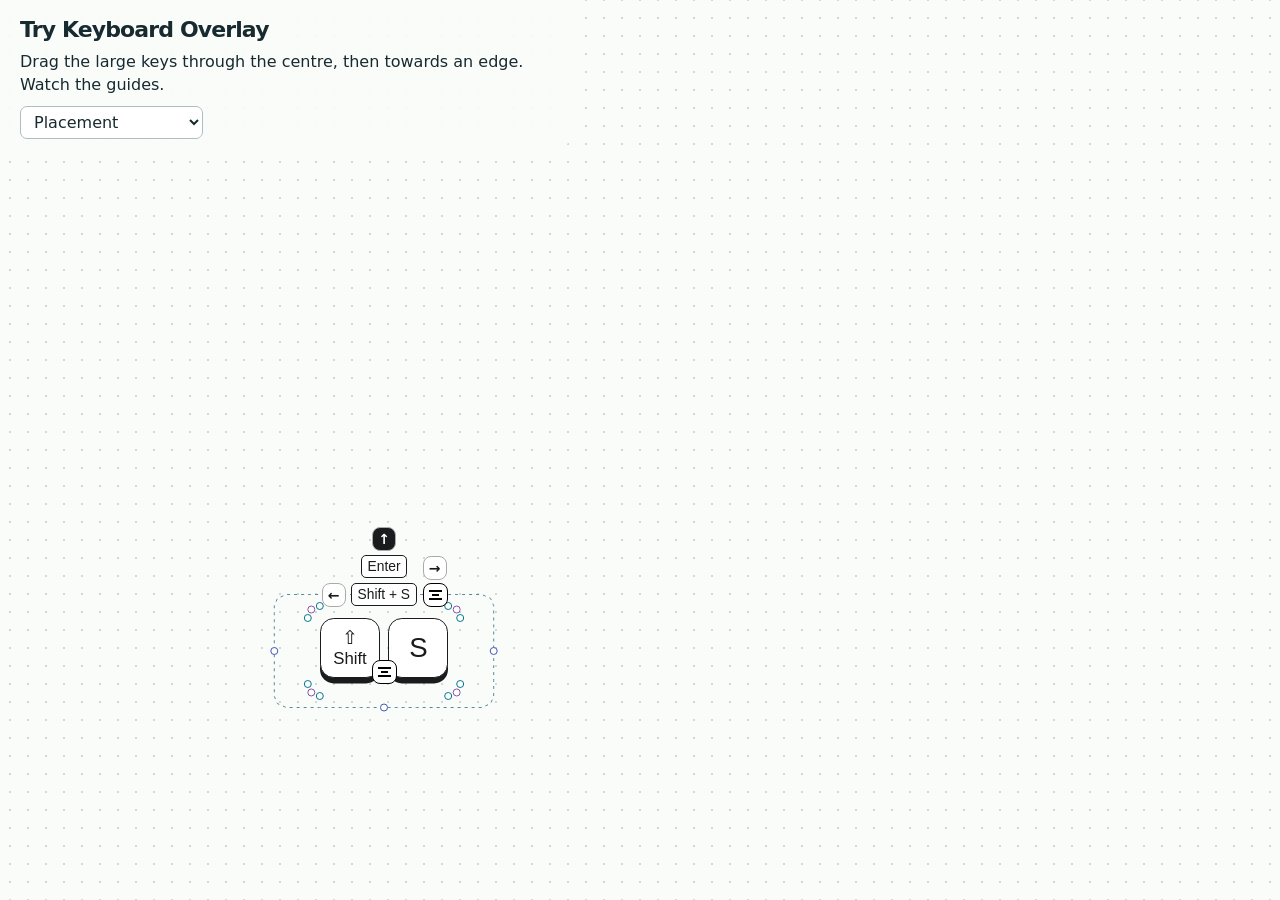
<file: docs/demo/index.html>
<!doctype html>
<html lang="en">
<meta charset="utf-8">
<meta name="viewport" content="width=device-width, initial-scale=1">
<title>Try Keyboard Overlay</title>
<style>
  * { box-sizing: border-box }
  body { margin: 0; min-height: 100vh; background: radial-gradient(circle, #ccd8d9 1px, transparent 1px) center / 18px 18px, #fafcfa; color: #172a30; font: 16px/1.45 system-ui, sans-serif }
  main { position: relative; z-index: 1; width: fit-content; max-width: 100%; padding: 14px 20px; background: #fafcfaed; border-radius: 0 0 16px 0 }
  h1 { margin: 0; font-size: 22px; letter-spacing: -.04em }
  p { margin: 4px 0 10px; max-width: 52ch }
  button, select { font: inherit; border: 1px solid #aebfc2; border-radius: 7px; background: white; padding: 5px 9px; color: inherit; cursor: pointer }
  button:focus-visible, select:focus-visible { outline: 2px solid #16798b }
  [hidden] { display: none }
</style>
<main>
<h1>Try Keyboard Overlay</h1>
<p id="hint"></p>
<select aria-label="Demonstration" id="scene">
  <option value="placement">Placement</option><option value="orbit">History orbit</option>
  <option value="alignment">History alignment</option><option value="growth">Key growth</option><option value="presets">Presets</option>
</select>
<button id="edit">Open settings</button>
<button id="site" hidden>Try on site B</button>
</main>
<script src="../../settings.js"></script>
<script src="sandbox.js"></script>
<script src="../../presets.js"></script>
<script src="../../overlay.js"></script>
<script src="scenes.js"></script>
</html>
</file>
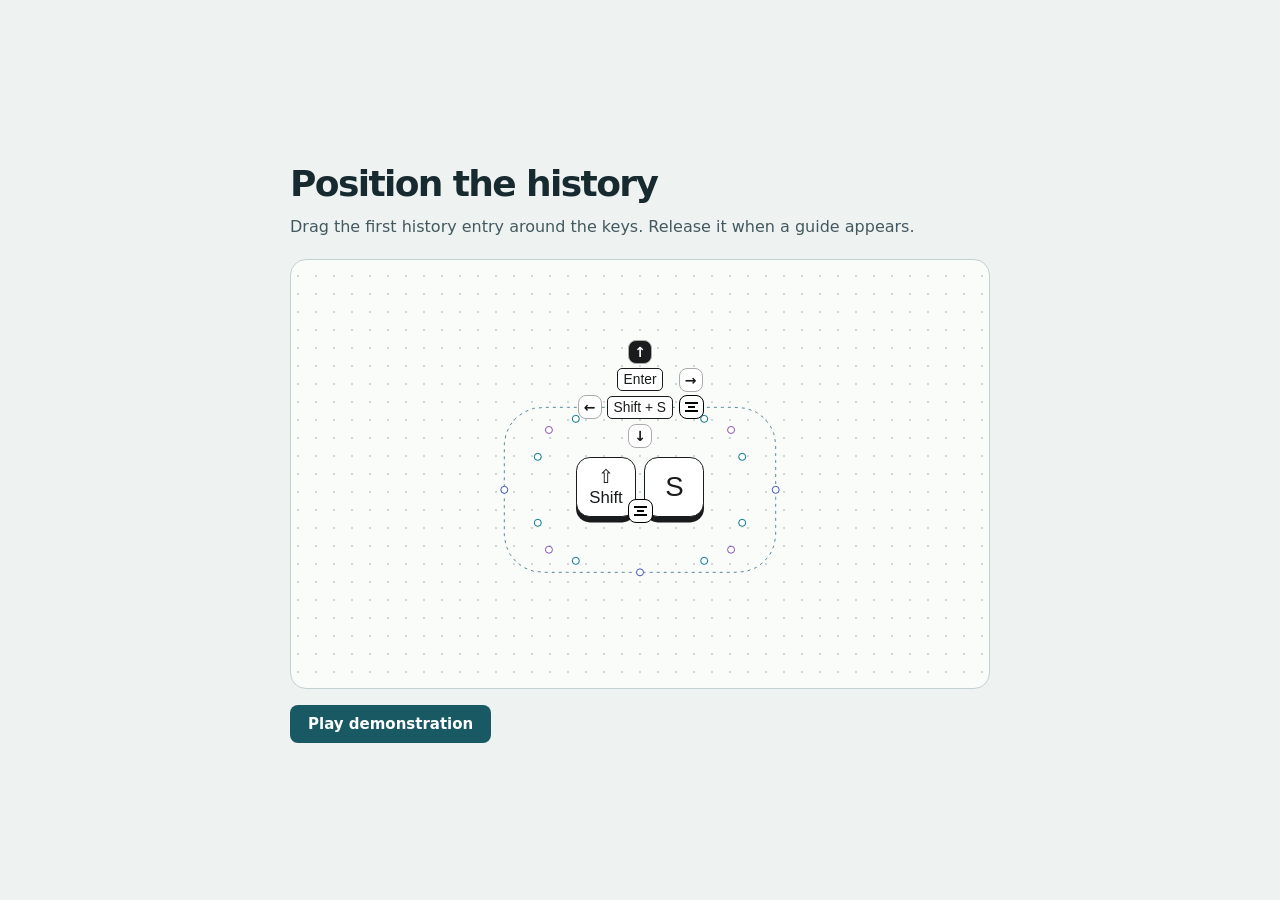
<file: docs/demo/orbit.html>
<!doctype html>
<html lang="en">
<meta charset="utf-8">
<meta name="viewport" content="width=device-width, initial-scale=1">
<title>History orbit · Keyboard Overlay</title>
<style>
  * { box-sizing: border-box }
  body { margin: 0; min-height: 100vh; display: grid; place-items: center; padding: 18px; color: #172a30; background: #eef2f1; font: 16px/1.5 system-ui, sans-serif }
  main { width: min(100%, 700px) }
  h1 { font-size: clamp(24px, 5vw, 36px); letter-spacing: -.045em; margin: 0 }
  p { margin: 4px 0 20px; color: #435960 }
  .stage { position: relative; isolation: isolate; overflow: hidden; height: clamp(330px, 54vh, 430px); border: 1px solid #c2d0d2; border-radius: 16px; background: radial-gradient(circle, #ccd8d9 1px, transparent 1px) 50% 50% / 18px 18px, #fafcfa }
  .cursor { position: absolute; z-index: 2147483647; width: 23px; height: 30px; pointer-events: none; filter: drop-shadow(0 1px 2px #173a4650) }
  .cursor[hidden] { display: none }
  footer { margin-top: 16px }
  button { border: 0; border-radius: 8px; padding: 10px 18px; background: #195964; color: white; font: 600 15px system-ui; cursor: pointer }
</style>
<main>
<h1>Position the history</h1>
<p>Drag the first history entry around the keys. Release it when a guide appears.</p>
<div class="stage">
<svg class="cursor" hidden viewBox="0 0 23 30" aria-hidden="true"><path d="M2 2L20 16L12 17L16 25L12 27L8 19L3 24Z" fill="#164a55" stroke="white" stroke-width="2" stroke-linejoin="round"/></svg>
</div>
<footer><button id="play" type="button">Play demonstration</button></footer>
</main>
<script src="../../settings.js"></script>
<script>
(() => {
  // Rendering, orbit geometry and pointer handlers below are taken from overlay.js.
  const main = true, editor = true;
  const form = document.createElement("form");
  form.innerHTML = '<select name="growth"></select><select name="historyDirection"></select><output name="capacity"></output>';
  const settings = { ...keyboardDefaults, position: "custom", size: 60, customY: .53,
    orbitRadius: 38, historyLimit: 2, historyDock: { anchor: 12 } };
  let preview = { ...settings };
  let host, panel, cards, log, shadow, controls, guideX, guideY, drag, frame, geometry, markers;
  const directions = { up: "↑", down: "↓", left: "←", right: "→", center: "↔" };
  const titles = { up: "Вверх", down: "Вниз", left: "Влево", right: "Вправо", center: "В обе стороны" };
  let language = "en";
  function tr(ru, en) { return language === "en" ? en : ru; }
  function directionTitle(dir) {
    return tr(titles[dir], dir === "center" ? "Both directions" : dir[0].toUpperCase() + dir.slice(1));
  }
  const sampleHistory = ["Shift + S", "Enter", "Tab", "Ctrl + C", "Esc", "↓", "Ctrl + V", "Space", "↑"];

  const symbols = {
    Shift: "⇧", Control: "⌃", Alt: "⌥", Meta: "⊞", Enter: "↵",
    Backspace: "⌫", Tab: "⇥", " ": "␣"
  };
  const names = {
    Control: "Ctrl", Meta: "Win", Escape: "Esc", " ": "Space",
    ArrowLeft: "←", ArrowRight: "→", ArrowUp: "↑", ArrowDown: "↓"
  };
  if (/Mac/.test(navigator.platform)) {
    names.Meta = "Cmd";
    symbols.Meta = "⌘";
  }
  function label(key) {
    return Object.hasOwn(names, key) ? names[key] : key.length === 1 ? key.toUpperCase() : key;
  }
  function mount() {
    host = document.createElement("div");
    host.style.setProperty("all", "initial", "important");
    for (const [property, value] of Object.entries({
      position: "absolute", inset: "0", "z-index": "2147483647", "pointer-events": "none"
    })) host.style.setProperty(property, value, "important");
    host.id = "orbit-overlay";
    document.getElementById(host.id)?.remove();
    host.setAttribute("aria-hidden", "true");
    shadow = host.attachShadow({ mode: "closed" });
    const style = new CSSStyleSheet();
    style.replaceSync(`
      section { position: absolute; inset: 0; overflow: hidden;
        gap: 12px; font: 500 var(--size)/1.1 Arial, sans-serif; user-select: none; direction: ltr; }
      .row { position: absolute; display: flex; width: max-content; max-width: 100%; flex-wrap: wrap; touch-action: none; align-items: center; gap: .14em; }
      .card { box-sizing: border-box; min-width: 1em; height: 1em; padding: 0 .12em;
        display: inline-flex; flex-direction: column; align-items: center; justify-content: center;
        background: white; border: max(1px, .024em) solid currentColor; border-radius: .23em;
        box-shadow: 0 .09em currentColor; }
      .letter { font-size: .46em; }
      .word { font-size: .28em; }
      .icon { font-size: .32em; margin-bottom: .08em; }
      .history { font-size: max(12px, .23em); }
      .controls button { position: absolute; pointer-events: auto; touch-action: manipulation;
        color: #181818; background: white; border: 1px solid #aaa; border-radius: 8px;
        height: 24px; min-width: 24px; padding: 0 4px; font: 600 14px system-ui; }
      .controls button[aria-pressed="true"] { color: white; background: #191b1c; }
      .controls button[data-align] { display: flex; flex-direction: column; justify-content: center; gap: 2px;
        color: black; background: white; border-color: black; padding: 0 5px; }
      .controls button[data-align="left"] { align-items: flex-start; }
      .controls button[data-align="center"] { align-items: center; }
      .controls button[data-align="right"] { align-items: flex-end; }
      .controls button[data-align] i { width: 13px; height: 2px; background: currentColor; }
      .controls button[data-align] i:nth-child(2) { width: 7px; }
      .guide { position: absolute; background: #0085a6; opacity: .75; }
      .vertical { width: 1px; inset-block: 0; }
      .horizontal { height: 1px; inset-inline: 0; }
      [hidden] { display: none !important; }
      .history span { position: absolute; width: max-content; white-space: nowrap; background: white; border: 1px solid currentColor; border-radius: 5px; padding: 3px 6px; }
      .history.editing span:first-child { pointer-events: auto; touch-action: none; cursor: grab; }
      .history span { overflow: hidden; text-overflow: ellipsis; box-sizing: border-box; max-width: calc(100% - 24px); }
      .card { max-width: 100%; overflow: hidden; }
      .row:empty, .history:empty { display: none; }
    `);
    shadow.adoptedStyleSheets = [style];
    panel = document.createElement("section");
    cards = document.createElement("div");
    cards.className = "row";
    log = document.createElement("div");
    log.className = "history";
    log.addEventListener("pointerdown", beginDrag);
    log.addEventListener("pointermove", moveDrag);
    log.addEventListener("pointerup", finishDrag);
    log.addEventListener("pointercancel", cancelPlacement);
    controls = document.createElement("div");
    controls.className = "controls";
    for (const dir of ["left", "up", "right", "down"]) {
      const button = document.createElement("button");
      button.textContent = directions[dir];
      button.onclick = () => saveOptions({ history: true, historyDirection: dir });
      controls.append(button);
    }
    const alignHistory = document.createElement("button");
    alignHistory.onclick = () => {
      const { alignments, alignment } = geometry;
      const next = alignments.find(value => value > alignment) ?? alignments[0];
      saveOptions({ historyAlignment: next });
    };
    controls.append(alignHistory);
    const grow = document.createElement("button");
    for (const button of [alignHistory, grow]) {
      for (let i = 0; i < 3; i++) button.append(document.createElement("i"));
    }
    grow.onclick = () => {
      const { growth, modes } = geometry;
      saveOptions({ growth: modes[(modes.indexOf(growth) + 1) % modes.length] });
    };
    controls.append(grow);
    guideX = document.createElement("i");
    guideY = document.createElement("i");
    guideX.className = "guide vertical";
    guideY.className = "guide horizontal";
    cards.addEventListener("pointerdown", beginDrag);
    cards.addEventListener("pointermove", moveDrag);
    cards.addEventListener("pointerup", finishDrag);
    cards.addEventListener("pointercancel", cancelPlacement);
    markers = document.createElementNS("http://www.w3.org/2000/svg", "svg");
    markers.style.cssText = "position:absolute;inset:0;width:100%;height:100%;pointer-events:none;overflow:visible";
    const path = document.createElementNS(markers.namespaceURI, "path");
    path.setAttribute("fill", "none");
    path.setAttribute("stroke", "#56899a");
    path.setAttribute("stroke-dasharray", "3 4");
    markers.append(path);
    for (let i = 0; i < 17; i++) markers.append(document.createElementNS(markers.namespaceURI, "circle"));
    panel.append(markers);
    panel.append(guideX, guideY, cards, log, controls);
    shadow.append(panel);
  }
  function render() {
    if (!main) return;
    const view = preview || settings;

    if (!document.documentElement) return;
    if (!host) mount();
    const parent = document.querySelector(".stage");
    if (host.parentNode !== parent) parent.append(host);
    panel.style.visibility = editor || view.enabled ? "visible" : "hidden";

    controls.hidden = !editor;
    log.classList.toggle("editing", !!editor);
    cards.style.pointerEvents = editor ? "auto" : "none";
    cards.style.cursor = editor ? (drag ? "grabbing" : "grab") : "";
    panel.style.setProperty("--size", view.size + "px");
    panel.style.color = view.color;
    cards.style.opacity = log.style.opacity = view.opacity / 100;
    cards.replaceChildren();
    const visible = [{ key: "Shift" }, { key: "S" }];
    for (const { key } of visible) {
      const card = document.createElement("div");
      card.className = "card";
      if (Object.hasOwn(symbols, key)) {
        const icon = document.createElement("span");
        icon.className = "icon";
        icon.textContent = symbols[key];
        card.append(icon);
      }
      const name = document.createElement("span");
      name.textContent = label(key);
      name.className = name.textContent.length === 1 ? "letter" : "word";
      card.append(name);
      cards.append(card);
    }
    const entries = Array.from({ length: view.history ? view.historyLimit : 0 }, (_, i) => sampleHistory[i % sampleHistory.length]);
    log.replaceChildren(...entries.map(chord => {
      const entry = document.createElement("span");
      entry.textContent = chord;
      return entry;
    }));
    positionOverlay(view);
  }

  function clamp(value, max) {
    return Math.max(0, Math.min(value, max));
  }

  function positionOverlay(view) {
    const width = panel.clientWidth, height = panel.clientHeight;
    const [side, align] = view.position.split("-");
    const custom = view.position === "custom";
    const half = view.size / 2;
    const minX = Math.min(width / 2, 12 + half), maxX = width - minX;
    const minY = Math.min(height / 2, 16 + half), maxY = Math.max(minY, height - 20 - half);
    let cx = custom ? Math.max(minX, Math.min(maxX, view.customX * width))
      : align === "center" ? width / 2 : align === "right" ? maxX : minX;
    const cy = custom ? Math.max(minY, Math.min(maxY, view.customY * height))
      : side === "top" ? minY : maxY;
    const roomLeft = cx - minX, roomRight = maxX - cx;
    const step = view.size * 1.14;
    let modes = [];
    if (roomLeft + .01 >= step) modes.push("left");
    if (roomLeft + .01 >= step / 2 && roomRight + .01 >= step / 2) modes.push("center");
    if (roomRight + .01 >= step) modes.push("right");
    if (!modes.length) modes = ["center"];
    let growth = modes.includes(view.growth) ? view.growth : modes[0];
    if (width >= 24 + view.size + step && (cy <= minY + 1 || cy >= maxY - 1)) {
      const rowLeft = cx - half - (growth === "left" ? step : growth === "center" ? step / 2 : 0);
      const rowRight = rowLeft + view.size + step;
      if (rowLeft <= 13 || rowRight >= width - 13) {
        growth = rowLeft <= 13 ? "right" : "left";
        cx = growth === "right" ? minX : maxX;
        modes = [growth];
      }
    }
    const leftEdge = cx - half, rightEdge = cx + half;
    const capacity = growth === "right" ? width - 12 - leftEdge : growth === "left" ? rightEdge - 12
      : 2 * Math.min(cx - 12, width - 12 - cx);
    const lineWidth = Math.max(1, capacity);
    const lineLeft = w => growth === "left" ? rightEdge - w : growth === "right" ? leftEdge : cx - w / 2;
    // A fixed two-key footprint keeps the orbit independent of the live chord.
    const refWidth = Math.min(lineWidth, view.size * 2.14);
    const bind = { x: lineLeft(refWidth), y: cy - half, w: refWidth, h: view.size };
    bind.h += Math.ceil(view.size * .09);
    const nodes = Array.from(log.children);
    const sizes = nodes.map(node => {
      node.hidden = false;
      return { w: node.offsetWidth, h: node.offsetHeight };
    });
    const typical = { w: Math.max(45, view.size * .9), h: Math.max(12, view.size * .23) + 9 };
    const first = sizes[0] || typical;
    const sides = ["up", "right", "down", "left"];
    const legacy = view.historyAngle == null ? sides.indexOf(view.historyDirection) :
      (Math.round(view.historyAngle / 90) + 5) % 4;
    const requested = view.historyDock ?? { side: legacy, t: .5 };
    // Choose a side using fixed geometry; live entry widths only determine how many fit.
    const basis = editor ? first : typical;
    const dock = visibleDock(bind, basis, requested, view.orbitRadius, width, height);
    const orbit = dockBox(bind, first, dock, view.orbitRadius);
    const reference = dockBox(bind, typical, dock, view.orbitRadius);
    geometry = { cx, cy, minX, maxX, minY, maxY, modes, growth, orbit, bind, dock };
    const allowed = sides.filter(dir => historyRun(dir, reference, [typical, typical], bind, width, height).length === 2);
    if (!allowed.length) allowed.push(view.historyDirection);
    const dir = resolveHistoryDirection(view.position, view.historyDirection, allowed);
    const automatic = historyAlignment(orbit, sizes, bind, width);
    let alignment = automatic;
    let plan = historyRun(dir, orbit, sizes, bind, width, height, alignment);
    const corner = (requested.anchor != null && requested.anchor < 12) || requested.t === 0 || requested.t === 1;
    const alignments = [];
    if (!corner && (dir === "up" || dir === "down") && sizes.length) {
      const layouts = [0, .5, 1].map(value => historyRun(dir, orbit, sizes, bind, width, height, value));
      const best = Math.max(plan.length, ...layouts.map(layout => layout.length));
      layouts.forEach((layout, i) => {
        const value = i / 2;
        if (!best || layout.length < Math.min(best, 2)) return;
        alignments.push(value);
        if (value === view.historyAlignment || (!alignments.includes(view.historyAlignment) && layout.length > plan.length)) {
          alignment = value;
          plan = layout;
        }
      });
    }
    geometry.alignments = alignments;
    geometry.alignment = alignment;
    const records = plan.slice(0, Math.min(view.historyLimit, nodes.length));
    cards.style.maxWidth = lineWidth + "px";
    const upward = cy > height / 2;
    cards.style.flexWrap = upward ? "wrap-reverse" : "wrap";
    cards.style.justifyContent = growth === "center" ? "center" : growth === "left" ? "flex-end" : "flex-start";
    const w = cards.offsetWidth || view.size, h = cards.offsetHeight || view.size;
    const x = lineLeft(w), y = upward ? cy + half - h : cy - half;
    cards.style.left = x + "px";
    cards.style.top = y + "px";

    const occupied = [{ x, y, w, h: h + Math.ceil(view.size * .09) }];
    nodes.forEach((node, i) => {
      const box = records[i];
      node.hidden = !box || overlaps(occupied[0], box);
      if (node.hidden) return;
      node.style.left = box.x + "px";
      node.style.top = box.y + "px";
      occupied.push(box);
    });
    let lineX = drag?.snapX == null ? null : cx;
    let lineY = drag?.snapY == null ? null : cy;
    const anchor = drag?.history ? drag.magnet : null;
    if (anchor != null) {
      if (anchor < 8) {
        const side = Math.floor(anchor / 2), end = anchor % 2;
        if (side % 2 === 0) lineX = bind.x + end * bind.w;
        else lineY = bind.y + end * bind.h;
      } else if (anchor < 12) {
        lineX = orbit.x + ([8, 11].includes(anchor) ? orbit.w : 0);
        lineY = orbit.y + (anchor < 10 ? orbit.h : 0);
      } else if (anchor % 2 === 0) lineX = bind.x + bind.w / 2;
      else lineY = bind.y + bind.h / 2;
    }
    guideX.hidden = lineX == null;
    guideY.hidden = lineY == null;
    if (lineX != null) guideX.style.left = lineX + "px";
    if (lineY != null) guideY.style.top = lineY + "px";
    drawGuides(view, bind, first, dock, width, height);
    if (!editor) return;
    const grow = controls.lastElementChild;
    grow.hidden = false;
    grow.title = tr("Направление роста клавиш", "Key growth direction") + " · " + directionTitle(growth);
    grow.setAttribute("aria-label", grow.title);
    grow.dataset.align = growth;
    grow.disabled = modes.length < 2;
    grow.style.maxWidth = bind.w + "px";
    grow.style.fontSize = bind.w < 85 ? "11px" : "14px";
    grow.style.left = (x + (w - grow.offsetWidth) / 2) + "px";
    grow.style.top = (y + occupied[0].h - grow.offsetHeight) + "px";
    occupied.push({ x: grow.offsetLeft, y: grow.offsetTop, w: grow.offsetWidth, h: grow.offsetHeight });
    const placeControl = (button, origin, preferred) => {
      const bw = button.offsetWidth, bh = button.offsetHeight;
      const spots = [
        [origin.x - bw - 5, origin.y + (origin.h - bh) / 2],
        [origin.x + (origin.w - bw) / 2, origin.y - bh - 5],
        [origin.x + origin.w + 5, origin.y + (origin.h - bh) / 2],
        [origin.x + (origin.w - bw) / 2, origin.y + origin.h + 5]
      ];
      const [px, py] = spots[preferred];
      // Search a small grid around the requested side, nearest available cell first.
      let chosen, distance = Infinity;
      for (let a = -4; a <= 4; a++) {
        for (let b = -4; b <= 4; b++) {
          const box = { x: clamp(px + a * 27, width - bw), y: clamp(py + b * 27, height - bh), w: bw, h: bh };
          const cost = Math.hypot(box.x - px, box.y - py);
          if (cost >= distance || occupied.some(item => overlaps(item, box, 3))) continue;
          chosen = box;
          distance = cost;
        }
      }
      button.hidden = !chosen;
      if (chosen) {
        button.style.left = chosen.x + "px";
        button.style.top = chosen.y + "px";
        occupied.push(chosen);
      }
    };
    const alignHistory = grow.previousElementSibling;
    alignHistory.hidden = !view.history || alignments.length < 2;
    if (!alignHistory.hidden) {
      const edge = alignment < .25 ? "left" : alignment > .75 ? "right" : "center";
      alignHistory.dataset.align = edge;
      const name = edge === "center" ? tr("по центру", "center") :
        edge === "left" ? tr("по левому краю", "left") : tr("по правому краю", "right");
      alignHistory.title = tr("Выравнивание истории", "History alignment") + " · " + name;
      alignHistory.setAttribute("aria-label", alignHistory.title);
      const side = orbit.x + orbit.w / 2 > width / 2 ? 0 : 2;
      placeControl(alignHistory, orbit, side);
      if (alignHistory.hidden) {
        alignHistory.hidden = false;
        placeControl(alignHistory, orbit, 2 - side);
      }
    }
    ["left", "up", "right", "down"].forEach((direction, i) => {
      const button = controls.children[i];
      button.title = tr("История ", "History ") + directionTitle(direction).toLowerCase();
      button.setAttribute("aria-label", button.title);
      button.hidden = !view.history || !allowed.includes(direction);
      if (button.hidden) return;
      button.setAttribute("aria-pressed", dir === direction);
      placeControl(button, orbit, i);
    });
    setChoices("growth", modes, growth);
    setChoices("historyDirection", allowed, dir);
    const count = nodes.filter(node => !node.hidden).length;
    form.elements.capacity.value = tr("На экране: ", "On screen: ") + count + tr(" из ", " of ") + view.historyLimit;
  }

  function overlaps(a, b, gap = 0) {
    return a.x < b.x + b.w + gap && a.x + a.w + gap > b.x &&
      a.y < b.y + b.h + gap && a.y + a.h + gap > b.y;
  }

  function inside(box, width, height) {
    return box.x >= 11.9 && box.y >= 11.9 && box.x + box.w <= width - 11.9 && box.y + box.h <= height - 11.9;
  }

  function dockBox(bind, size, dock, gap) {
    const anchor = dock.anchor;
    let { side, t } = dock;
    if (anchor >= 12 && anchor < 16) { side = anchor - 12; t = 0.5; }
    else if (anchor != null && anchor < 8) {
      side = Math.floor(anchor / 2);
      t = anchor % 2;
    }
    if (side != null) {
      const x = side === 1 ? bind.x + bind.w + gap : side === 3 ? bind.x - gap - size.w : bind.x + (bind.w - size.w) * t;
      const y = side === 2 ? bind.y + bind.h + gap : side === 0 ? bind.y - gap - size.h : bind.y + (bind.h - size.h) * t;
      return { ...size, x, y, side, t };
    }
    const hx = (bind.w + size.w) / 2, hy = (bind.h + size.h) / 2;
    let dx, dy;
    if (anchor >= 8) {
      dx = (anchor === 8 || anchor === 11 ? -1 : 1) * (hx + gap / Math.SQRT2);
      dy = (anchor < 10 ? -1 : 1) * (hy + gap / Math.SQRT2);
    } else {
      // Intersect the pointer ray with the rounded rectangle swept by the entry centre.
      const ux = Math.cos(dock.angle), uy = Math.sin(dock.angle);
      let low = 0, high = Math.hypot(hx, hy) + gap;
      for (let i = 0; i < 18; i++) {
        const mid = (low + high) / 2;
        if (Math.hypot(Math.max(0, Math.abs(mid * ux) - hx), Math.max(0, Math.abs(mid * uy) - hy)) > gap) high = mid;
        else low = mid;
      }
      dx = high * ux;
      dy = high * uy;
    }
    return { ...size, x: bind.x + (bind.w - size.w) / 2 + dx, y: bind.y + (bind.h - size.h) / 2 + dy };
  }

  function visibleDock(bind, size, dock, gap, width, height) {
    const box = dockBox(bind, size, dock, gap);
    if (inside(box, width, height)) return dock;
    const angle = Math.atan2(box.y + (size.h-bind.h)/2 - bind.y, box.x + (size.w-bind.w)/2 - bind.x);
    for (let step = 1; step <= 180; step++) {
      for (const sign of [-1, 1]) {
        const candidate = { angle: angle + sign * step * Math.PI / 180 };
        if (inside(dockBox(bind, size, candidate, gap), width, height)) return candidate;
      }
    }
    return dock;
  }

  function drawGuides(view, bind, size, dock, width, height) {
    const show = editor && view.history;
    markers.style.display = show || (drag && !drag.history) ? "" : "none";
    if (!show && !drag) return;
    const path = markers.firstElementChild;
    path.style.display = show ? "" : "none";
    if (show) {
      let trace = "", move = true;
      for (let i = 0; i <= 96; i++) {
        const box = dockBox(bind, size, { angle: i * Math.PI / 48 }, view.orbitRadius);
        if (!inside(box, width, height)) { move = true; continue; }
        trace += (move ? "M" : "L") + (box.x + box.w/2) + " " + (box.y + box.h/2);
        move = false;
      }
      path.setAttribute("d", trace);
    }
    for (let anchor = 0; anchor < 16; anchor++) {
      const box = dockBox(bind, size, { anchor }, view.orbitRadius);
      const circle = markers.children[1 + anchor];
      circle.style.display = show && inside(box,width,height) ? "" : "none";
      const selected = anchor === (dock.anchor ?? (dock.t === 0 || dock.t === 1 ? dock.side * 2 + dock.t : -1));
      const cornerX = [0,1,0,0,0,1,1,1,1,0,0,1,.5,.5,.5,.5][anchor];
      const cornerY = [1,1,0,1,0,0,0,1,1,1,0,0,.5,.5,.5,.5][anchor];
      circle.setAttribute("cx", box.x + cornerX * box.w);
      circle.setAttribute("cy", box.y + cornerY * box.h);
      circle.setAttribute("r",selected ? 5 : 3.5);
      const color = anchor >= 12 ? "#4054bd" : anchor < 8 ? "#00758c" : "#8751aa";
      circle.setAttribute("stroke",color); circle.setAttribute("fill",selected ? color : "white");
    }
    const cross = markers.lastElementChild;
    cross.style.display = drag?.snapX != null && drag?.snapY != null ? "" : "none";
    cross.setAttribute("cx", geometry.cx); cross.setAttribute("cy", geometry.cy);
    cross.setAttribute("r", 5); cross.setAttribute("fill", "#00758c");
  }

  function historyAlignment(first, sizes, bind, width) {
    const widest = Math.max(...sizes.map(size => size.w));
    const middle = first.x + first.w / 2;
    // Move the column as a unit; entries near either edge share that edge.
    const alignment = middle > width - widest / 2 - 12 || bind.x + bind.w >= width - 13 ? 1 :
      middle < widest / 2 + 12 || bind.x <= 13 ? 0 : .5;
    return first.side === 1 ? 0 : first.side === 3 ? 1 : first.t ?? alignment;
  }

  function historyRun(dir, first, sizes, bind, width, height, align = historyAlignment(first, sizes, bind, width)) {
    const vertical = dir === "up" || dir === "down";
    const boxes = [];
    for (const size of sizes) {
      const previous = boxes.at(-1);
      let x = first.x, y = first.y;
      if (vertical) {
        x = first.x + (first.w - size.w) * align;
        if (previous) y = dir === "up" ? previous.y - size.h - 5 : previous.y + previous.h + 5;
      } else if (previous) {
        x = dir === "left" ? previous.x - size.w - 5 : previous.x + previous.w + 5;
        y += (first.h - size.h) / 2;
      }
      const box = { ...size, x, y };
      if (x < 11.9 || y < 11.9 || x + size.w > width - 11.9 || y + size.h > height - 11.9 || overlaps(box, bind)) break;
      boxes.push(box);
    }
    return boxes;
  }

  function setChoices(id, values, selected) {
    const select = form.elements[id];
    const key = language + values.join();
    if (select.dataset.choices !== key) {
      select.replaceChildren(...values.map(value => new Option(directions[value] + " " + directionTitle(value), value)));
      select.dataset.choices = key;
    }
    select.value = selected;
  }

  function beginDrag(event) {
    if (!editor || drag || event.button !== 0 || !event.isPrimary) return;
    const history = event.currentTarget === log;
    if (history && event.target !== log.firstElementChild) return;
    event.preventDefault();
    drag = { history, owner: event.currentTarget, id: event.pointerId, startX: event.clientX, startY: event.clientY,
      cx: geometry.cx, cy: geometry.cy, previous: { ...preview }, moved: false };
    if (history) {
      drag.orbitX = geometry.orbit.x + geometry.orbit.w / 2;
      drag.orbitY = geometry.orbit.y + geometry.orbit.h / 2;
      drag.magnet = geometry.dock.anchor ?? (geometry.dock.t === 0 || geometry.dock.t === 1 ? geometry.dock.side * 2 + geometry.dock.t : null);
    } else {
      drag.growth = geometry.growth;
      drag.rowWidth = cards.getBoundingClientRect().width;
    }
    if (event.isTrusted) drag.owner.setPointerCapture(event.pointerId);
  }

  function snap(value, targets, previous) {
    if (previous != null && Math.abs(value - previous) < 21) return previous;
    return targets.find(point => Math.abs(value - point) < 11);
  }

  function moveDrag(event) {
    if (drag?.id !== event.pointerId) return;
    const dx = event.clientX - drag.startX, dy = event.clientY - drag.startY;
    if (!drag.moved && Math.hypot(dx, dy) < 3) return;
    drag.moved = true;
    if (drag.history) {
      const { bind, orbit } = geometry;
      const px = drag.orbitX + dx, py = drag.orbitY + dy;
      const angle = Math.atan2(py - bind.y - bind.h/2, px - bind.x - bind.w/2);
      const gap = preview.orbitRadius, width = panel.clientWidth, height = panel.clientHeight;
      const free = visibleDock(bind, orbit, { angle }, gap, width, height);
      const point = dockBox(bind, orbit, free, gap);
      let nearest = null, nearestDistance = Infinity;
      for (let anchor = 0; anchor < 16; anchor++) {
        const box = dockBox(bind, orbit, { anchor }, gap);
        if (!inside(box,width,height)) continue;
        const distance = Math.hypot(box.x - point.x, box.y - point.y);
        if (anchor === drag.magnet && distance <= 14) { nearest = anchor; break; }
        if (distance <= 8 && distance < nearestDistance) { nearest = anchor; nearestDistance = distance; }
      }
      drag.animateSnap ||= nearest != null && nearest !== drag.magnet;
      drag.magnet = nearest;
      preview.historyDock = nearest == null ? free : { anchor: nearest };
      if (!frame) frame = requestAnimationFrame(() => {
        frame = 0;
        if (!drag?.history) return;
        const first = log.firstElementChild;
        const before = first?.getBoundingClientRect();
        positionOverlay(preview);
        if (drag.animateSnap && before && !matchMedia("(prefers-reduced-motion: reduce)").matches) {
          log.getAnimations().forEach(animation => animation.cancel());
          const after = first.getBoundingClientRect();
          log.animate([{ transform: "translate(" + (before.x - after.x) + "px," + (before.y - after.y) + "px)" },
            { transform: "none" }], { duration: 115, easing: "ease-out" });
        }
        drag.animateSnap = false;
      });
      return;
    }
    const x = drag.cx + dx, y = drag.cy + dy;
    const width = panel.clientWidth, height = panel.clientHeight;
    const room = Math.min(geometry.maxX - geometry.minX, Math.max(preview.size * 1.14, drag.rowWidth - preview.size));
    const leftRoom = drag.growth === "left" ? room : drag.growth === "center" ? room / 2 : 0;
    const minX = geometry.minX + leftRoom, maxX = geometry.maxX - (room - leftRoom);
    drag.snapX = snap(x, [minX, Math.max(minX, Math.min(maxX, width / 2)), maxX], drag.snapX);
    drag.snapY = snap(y, [geometry.minY, height / 2, geometry.maxY], drag.snapY);
    preview.position = "custom";
    preview.growth = drag.growth;
    preview.customX = Math.max(minX, Math.min(maxX, drag.snapX ?? x)) / width;
    preview.customY = clamp((drag.snapY ?? y) / height, 1);
    if (!frame) frame = requestAnimationFrame(() => {
      frame = 0;
      if (!drag) return;
      positionOverlay(preview);
    });
  }

  function finishDrag(event) {
    if (drag?.id !== event.pointerId) return;
    moveDrag(event);
    if (drag.history) {
      const changed = drag.moved;
      releaseDrag();
      if (changed) saveOptions({ historyDock: preview.historyDock });
      return;
    }
    const moved = drag.moved;
    if (moved) {
      positionOverlay(preview);
      preview.customX = geometry.cx / panel.clientWidth;
      preview.growth = geometry.growth;
    }
    releaseDrag();
    if (moved) {
      saveOptions({ position: "custom", growth: preview.growth, customX: preview.customX, customY: preview.customY });
    } else render();
  }

  function releaseDrag() {
    if (drag && drag.owner.hasPointerCapture(drag.id)) drag.owner.releasePointerCapture(drag.id);
    cancelAnimationFrame(frame);
    frame = 0;
    drag = null;
  }

  function cancelPlacement() {
    if (!drag) return;
    preview = drag.previous;
    releaseDrag();
    render();
  }

  function saveOptions(changes) {
    Object.assign(preview, changes);
    render();
  }

  const cursor = document.querySelector(".cursor");
  const play = document.querySelector("#play");
  let playback = 0;
  let holding = false;

  function pointer(type, point) {
    const rect = panel.getBoundingClientRect();
    const target = type === "pointerdown" ? log.firstElementChild : log;
    target.dispatchEvent(new PointerEvent(type, { bubbles: true, isPrimary: true,
      pointerId: 99, clientX: rect.x + point.x, clientY: rect.y + point.y }));
  }

  function startScene() {
    stopScene();
    preview = { ...settings };
    render();
    panel.parentNode.host.after(cursor);
    cursor.removeAttribute("hidden");
  }

  function stopScene() {
    cancelAnimationFrame(playback);
    playback = 0;
    if (holding) cancelPlacement();
    holding = false;
    cursor.setAttribute("hidden", "");
    play.textContent = "Play demonstration";
  }

  function progress(time, start, end) {
    const t = Math.max(0, Math.min(1, (time - start) / (end - start)));
    return t * t * (3 - 2 * t);
  }

  function showFrame(time) {
    const { bind, orbit } = geometry;
    const angle = -Math.PI / 2 + Math.PI / 2 * progress(time, 1000, 3400);
    const box = dockBox(bind, orbit, { angle }, preview.orbitRadius);
    const approach = 1 - progress(time, 80, 680);
    const leave = progress(time, 4150, 4750);
    const point = { x: box.x + box.w / 2 + approach * 52 + leave * 35,
      y: box.y + box.h / 2 - approach * 32 + leave * 30 };
    cursor.style.left = (point.x - 2) + "px";
    cursor.style.top = (point.y - 2) + "px";
    if (time >= 760 && time < 3900) {
      pointer(holding ? "pointermove" : "pointerdown", point);
      holding = true;
    } else if (holding) {
      pointer("pointerup", point);
      holding = false;
    }
  }

  play.onclick = () => {
    if (playback) { stopScene(); return; }
    startScene();
    play.textContent = "Stop demonstration";
    const start = performance.now();
    function tick(now) {
      showFrame(now - start);
      if (now - start < 5100) playback = requestAnimationFrame(tick);
      else stopScene();
    }
    playback = requestAnimationFrame(tick);
  };
  document.querySelector(".stage").addEventListener("pointerdown", event => {
    if (event.isTrusted && playback) stopScene();
  }, true);
  window.addEventListener("resize", () => { stopScene(); render(); });
  window.addEventListener("keydown", event => { if (event.key === "Escape") { stopScene(); cancelPlacement(); } });
  // Frame stepping for the local GIF capture.
  window.orbitDemo = { startScene, showFrame };
  render();
})();
</script>
</html>
</file>
